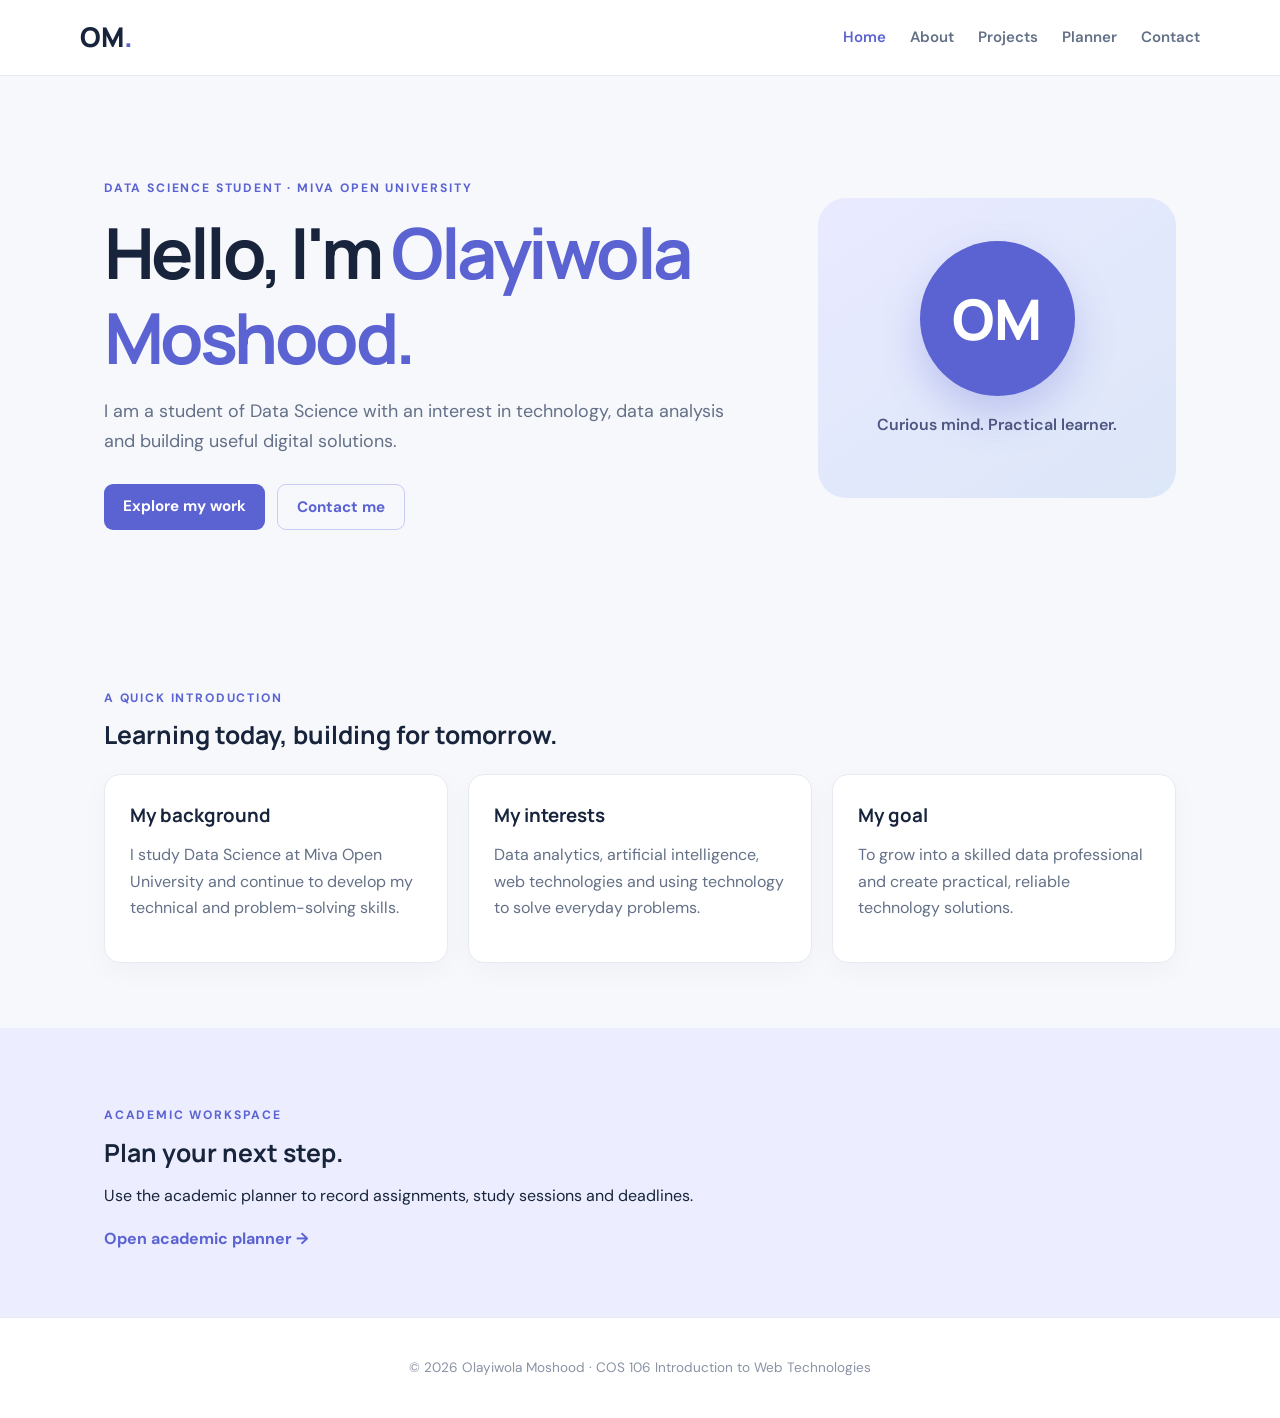
<file: index.html>
<!DOCTYPE html>
<html lang="en">
<head><meta charset="UTF-8"><meta name="viewport" content="width=device-width, initial-scale=1.0"><title>Olayiwola Moshood | Student Portfolio</title><link rel="stylesheet" href="css/style.css"></head>
<body>
<header class="site-header"><a class="brand" href="index.html">OM<span>.</span></a><button class="menu-toggle" aria-label="Toggle navigation">☰</button><nav><a class="active" href="index.html">Home</a><a href="about.html">About</a><a href="projects.html">Projects</a><a href="planner.html">Planner</a><a href="contact.html">Contact</a></nav></header>
<main>
<section class="hero"><div class="hero-copy"><p class="eyebrow">DATA SCIENCE STUDENT · MIVA OPEN UNIVERSITY</p><h1>Hello, I'm <span>Olayiwola Moshood.</span></h1><p class="lead">I am a student of Data Science with an interest in technology, data analysis and building useful digital solutions.</p><div class="actions"><a class="btn" href="projects.html">Explore my work</a><a class="btn btn-outline" href="contact.html">Contact me</a></div></div><div class="profile-art" role="img" aria-label="Profile image placeholder"><div class="avatar">OM</div><p>Curious mind. Practical learner.</p></div></section>
<section class="section"><div class="section-heading"><p class="eyebrow">A QUICK INTRODUCTION</p><h2>Learning today, building for tomorrow.</h2></div><div class="cards three"><article class="card"><h3>My background</h3><p>I study Data Science at Miva Open University and continue to develop my technical and problem-solving skills.</p></article><article class="card"><h3>My interests</h3><p>Data analytics, artificial intelligence, web technologies and using technology to solve everyday problems.</p></article><article class="card"><h3>My goal</h3><p>To grow into a skilled data professional and create practical, reliable technology solutions.</p></article></div></section>
<section class="section soft"><div><p class="eyebrow">ACADEMIC WORKSPACE</p><h2>Plan your next step.</h2><p>Use the academic planner to record assignments, study sessions and deadlines.</p><a class="text-link" href="planner.html">Open academic planner →</a></div></section>
</main><footer><p>© 2026 Olayiwola Moshood · COS 106 Introduction to Web Technologies</p></footer><script src="js/script.js"></script></body></html>
</file>
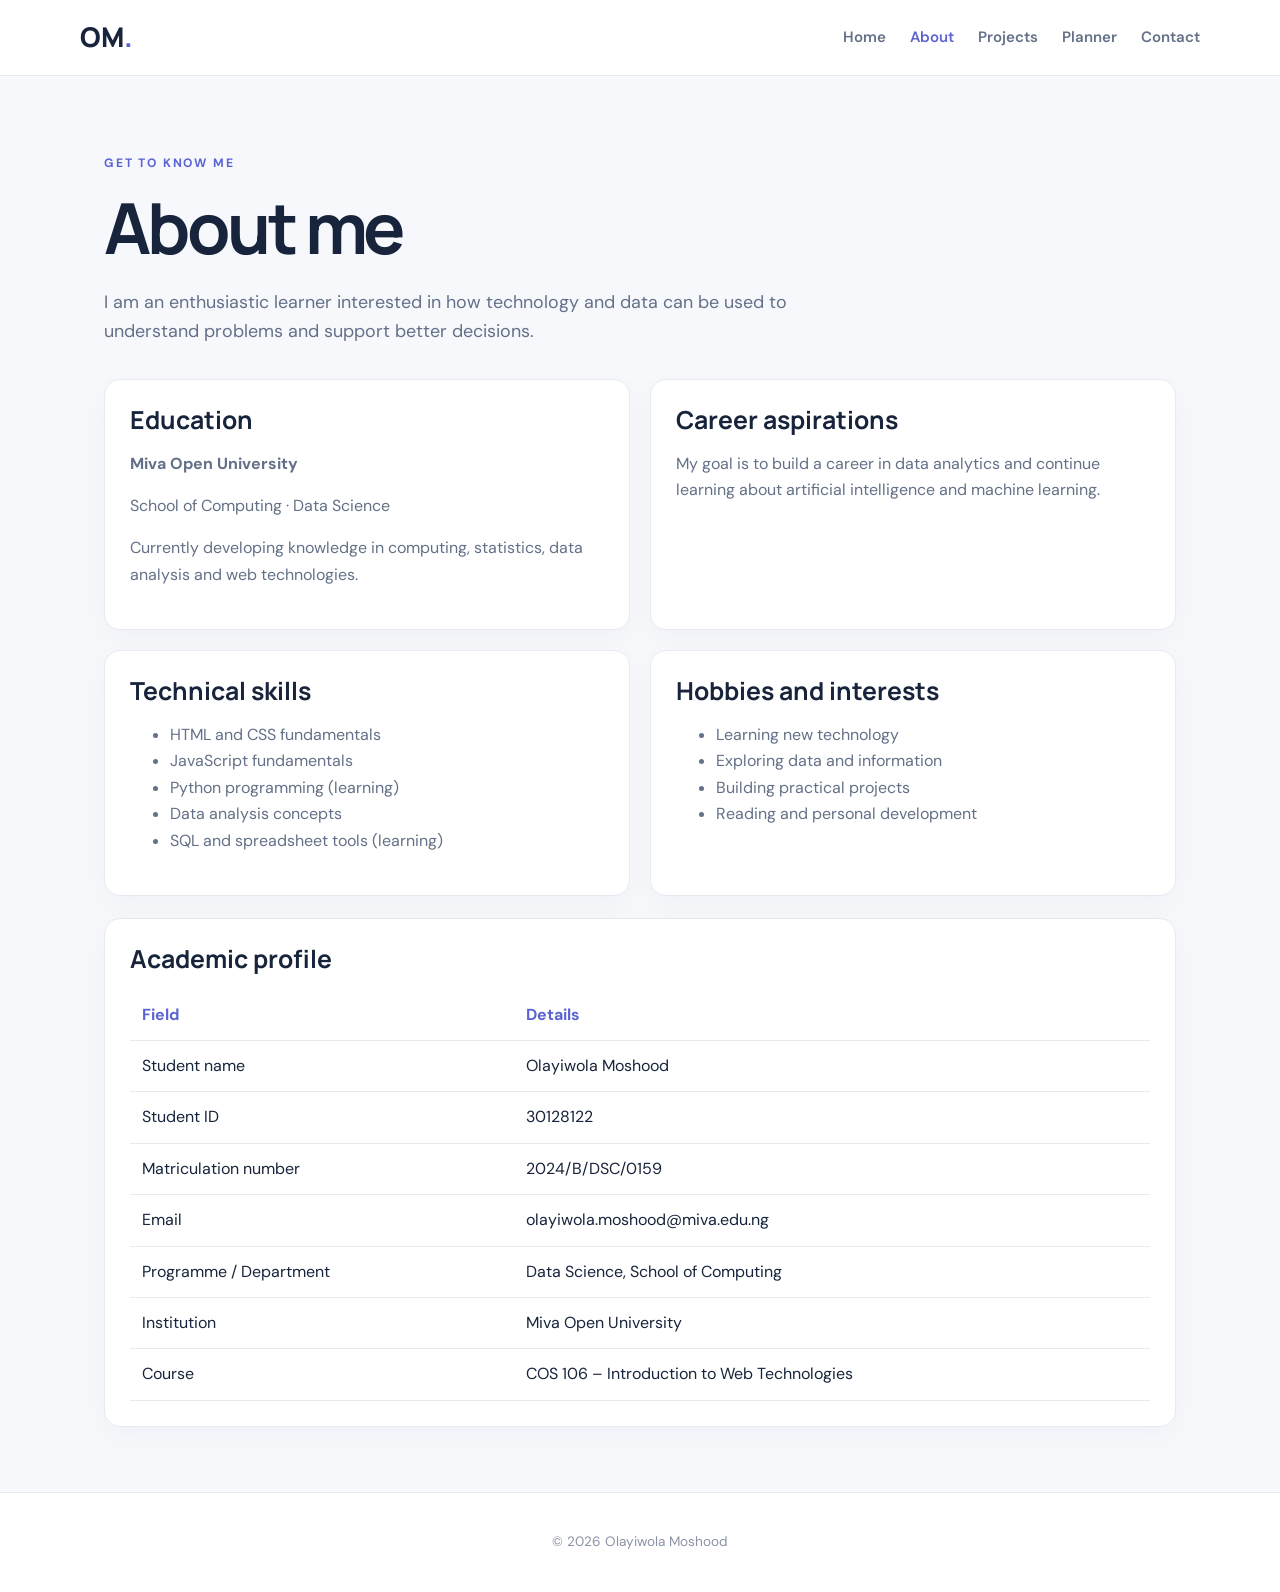
<file: about.html>
<!DOCTYPE html><html lang="en"><head><meta charset="UTF-8"><meta name="viewport" content="width=device-width, initial-scale=1.0"><title>About | Olayiwola Moshood</title><link rel="stylesheet" href="css/style.css"></head><body>
<header class="site-header"><a class="brand" href="index.html">OM<span>.</span></a><button class="menu-toggle" aria-label="Toggle navigation">☰</button><nav><a href="index.html">Home</a><a class="active" href="about.html">About</a><a href="projects.html">Projects</a><a href="planner.html">Planner</a><a href="contact.html">Contact</a></nav></header>
<main class="page"><p class="eyebrow">GET TO KNOW ME</p><h1>About me</h1><p class="lead narrow">I am an enthusiastic learner interested in how technology and data can be used to understand problems and support better decisions.</p>
<div class="cards two"><section class="card"><h2>Education</h2><p><strong>Miva Open University</strong></p><p>School of Computing · Data Science</p><p>Currently developing knowledge in computing, statistics, data analysis and web technologies.</p></section><section class="card"><h2>Career aspirations</h2><p>My goal is to build a career in data analytics and continue learning about artificial intelligence and machine learning.</p></section><section class="card"><h2>Technical skills</h2><ul><li>HTML and CSS fundamentals</li><li>JavaScript fundamentals</li><li>Python programming (learning)</li><li>Data analysis concepts</li><li>SQL and spreadsheet tools (learning)</li></ul></section><section class="card"><h2>Hobbies and interests</h2><ul><li>Learning new technology</li><li>Exploring data and information</li><li>Building practical projects</li><li>Reading and personal development</li></ul></section></div>
<section class="card table-card"><h2>Academic profile</h2><table><tr><th>Field</th><th>Details</th></tr><tr><td>Student name</td><td>Olayiwola Moshood</td></tr><tr><td>Student ID</td><td>30128122</td></tr><tr><td>Matriculation number</td><td>2024/B/DSC/0159</td></tr><tr><td>Email</td><td>olayiwola.moshood@miva.edu.ng</td></tr><tr><td>Programme / Department</td><td>Data Science, School of Computing</td></tr><tr><td>Institution</td><td>Miva Open University</td></tr><tr><td>Course</td><td>COS 106 – Introduction to Web Technologies</td></tr></table></section></main><footer><p>© 2026 Olayiwola Moshood</p></footer><script src="js/script.js"></script></body></html>
</file>
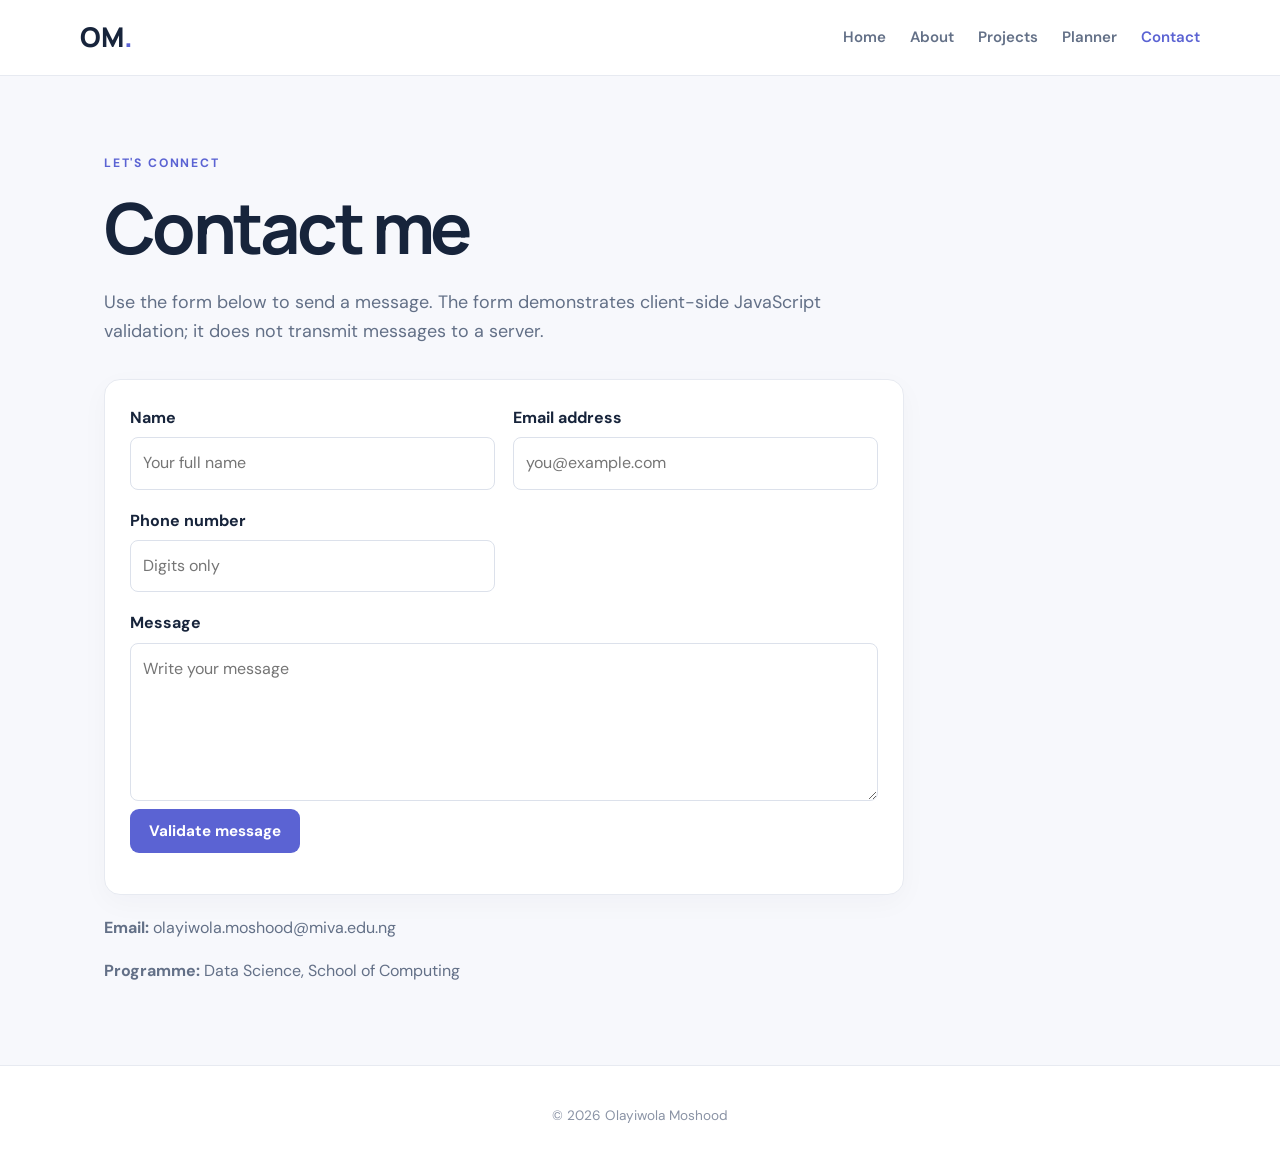
<file: contact.html>
<!DOCTYPE html><html lang="en"><head><meta charset="UTF-8"><meta name="viewport" content="width=device-width, initial-scale=1.0"><title>Contact | Olayiwola Moshood</title><link rel="stylesheet" href="css/style.css"></head><body>
<header class="site-header"><a class="brand" href="index.html">OM<span>.</span></a><button class="menu-toggle" aria-label="Toggle navigation">☰</button><nav><a href="index.html">Home</a><a href="about.html">About</a><a href="projects.html">Projects</a><a href="planner.html">Planner</a><a class="active" href="contact.html">Contact</a></nav></header>
<main class="page"><p class="eyebrow">LET'S CONNECT</p><h1>Contact me</h1><p class="lead narrow">Use the form below to send a message. The form demonstrates client-side JavaScript validation; it does not transmit messages to a server.</p>
<section class="card contact-card"><form id="contact-form" novalidate><div class="form-grid"><div><label for="name">Name</label><input id="name" name="name" type="text" placeholder="Your full name" required></div><div><label for="email">Email address</label><input id="email" name="email" type="email" placeholder="you@example.com" required></div><div><label for="phone">Phone number</label><input id="phone" name="phone" type="tel" placeholder="Digits only" required></div><div class="full"><label for="message">Message</label><textarea id="message" name="message" rows="5" placeholder="Write your message" required></textarea></div></div><button class="btn" type="submit">Validate message</button><p id="form-feedback" role="status" class="feedback"></p></form></section>
<section class="contact-details"><p><strong>Email:</strong> olayiwola.moshood@miva.edu.ng</p><p><strong>Programme:</strong> Data Science, School of Computing</p></section></main><footer><p>© 2026 Olayiwola Moshood</p></footer><script src="js/script.js"></script></body></html>
</file>
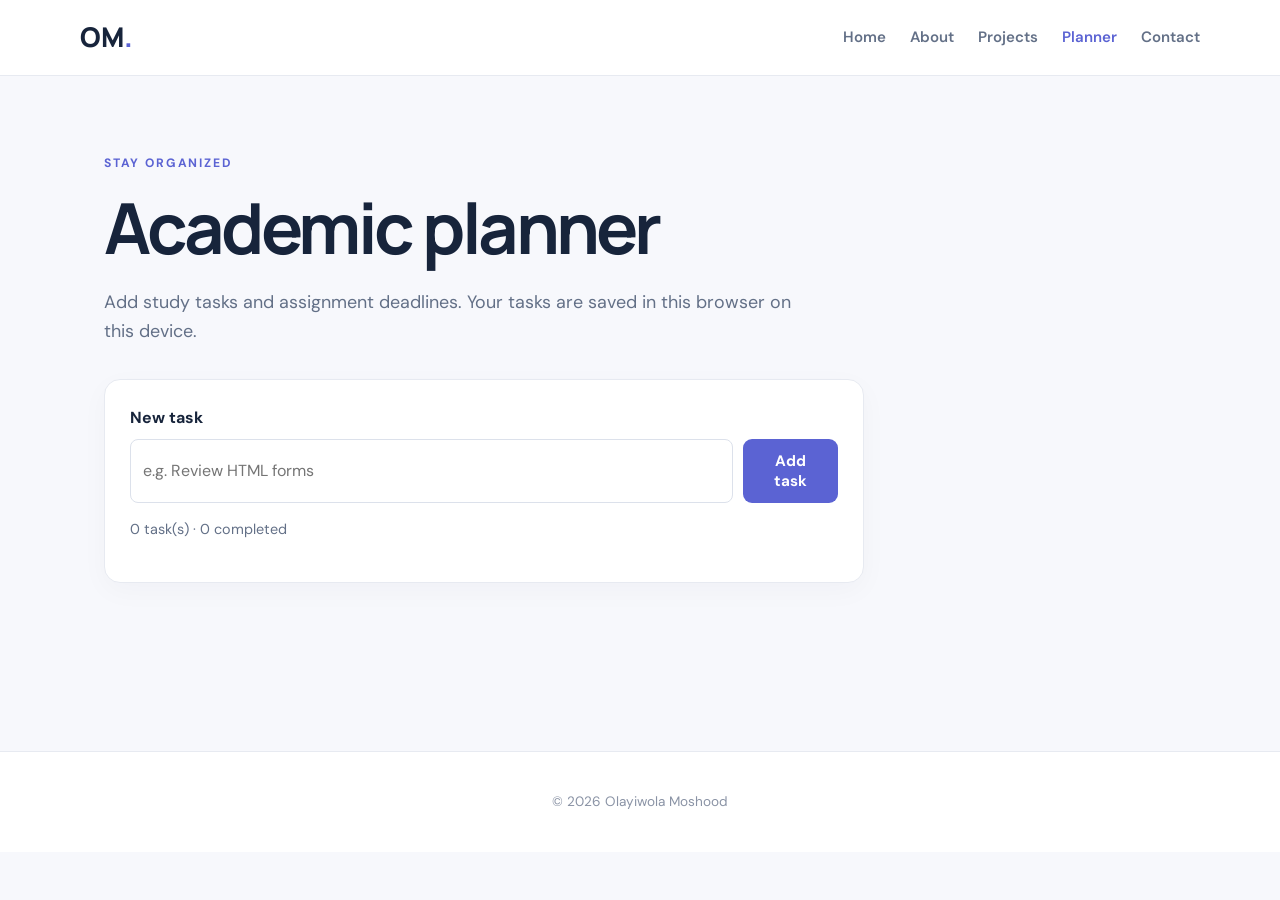
<file: planner.html>
<!DOCTYPE html><html lang="en"><head><meta charset="UTF-8"><meta name="viewport" content="width=device-width, initial-scale=1.0"><title>Academic Planner | Olayiwola Moshood</title><link rel="stylesheet" href="css/style.css"></head><body>
<header class="site-header"><a class="brand" href="index.html">OM<span>.</span></a><button class="menu-toggle" aria-label="Toggle navigation">☰</button><nav><a href="index.html">Home</a><a href="about.html">About</a><a href="projects.html">Projects</a><a class="active" href="planner.html">Planner</a><a href="contact.html">Contact</a></nav></header>
<main class="page"><p class="eyebrow">STAY ORGANIZED</p><h1>Academic planner</h1><p class="lead narrow">Add study tasks and assignment deadlines. Your tasks are saved in this browser on this device.</p>
<section class="card planner"><form id="task-form"><label for="task-input">New task</label><div class="task-entry"><input id="task-input" type="text" placeholder="e.g. Review HTML forms" required><button class="btn" type="submit">Add task</button></div></form><p id="task-count" class="muted">0 tasks</p><ul id="task-list" class="task-list" aria-live="polite"></ul></section></main><footer><p>© 2026 Olayiwola Moshood</p></footer><script src="js/script.js"></script></body></html>
</file>
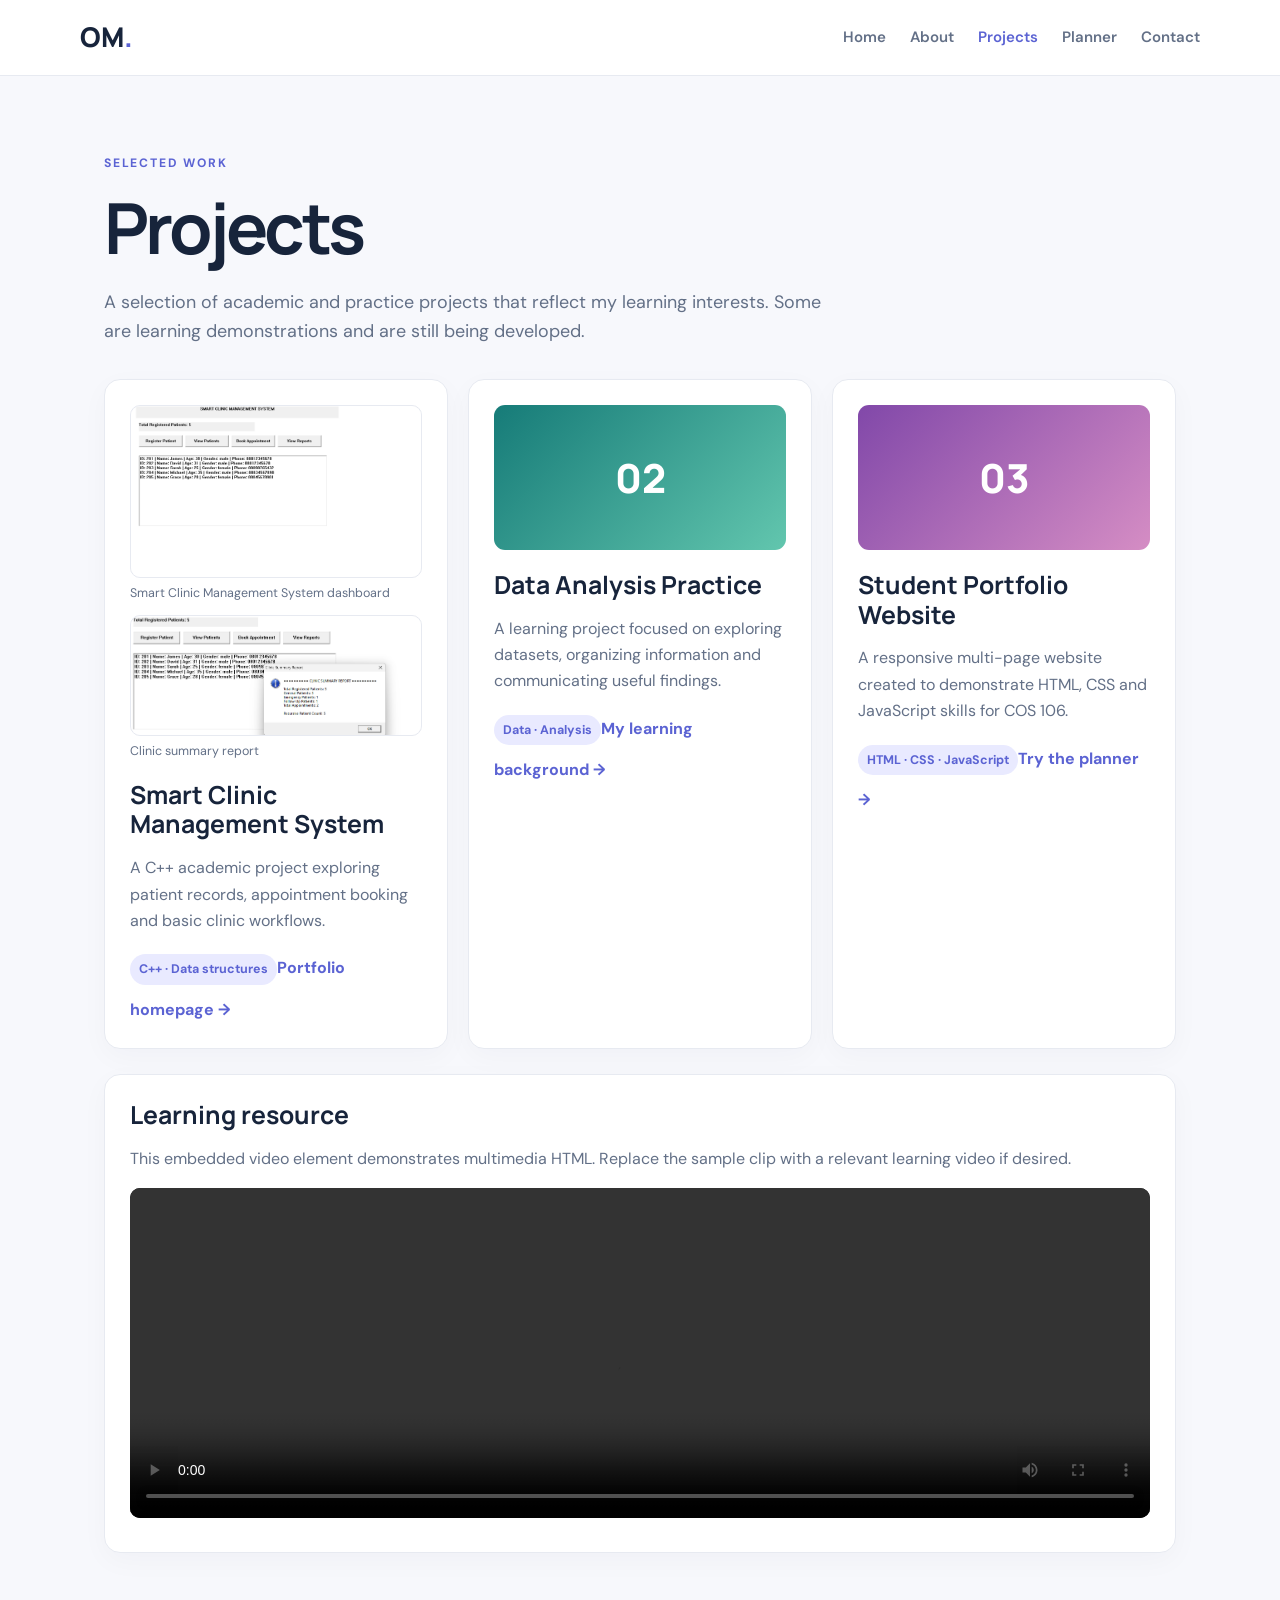
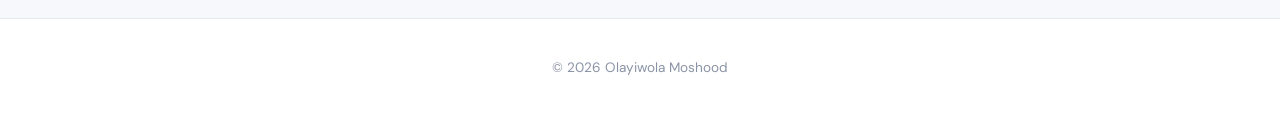
<file: projects.html>
<!DOCTYPE html><html lang="en"><head><meta charset="UTF-8"><meta name="viewport" content="width=device-width, initial-scale=1.0"><title>Projects | Olayiwola Moshood</title><link rel="stylesheet" href="css/style.css"></head><body>
<header class="site-header"><a class="brand" href="index.html">OM<span>.</span></a><button class="menu-toggle" aria-label="Toggle navigation">☰</button><nav><a href="index.html">Home</a><a href="about.html">About</a><a class="active" href="projects.html">Projects</a><a href="planner.html">Planner</a><a href="contact.html">Contact</a></nav></header>
<main class="page"><p class="eyebrow">SELECTED WORK</p><h1>Projects</h1><p class="lead narrow">A selection of academic and practice projects that reflect my learning interests. Some are learning demonstrations and are still being developed.</p>
<div class="cards three"><article class="card project"><div class="project-evidence">
<figure><img src="assets/scapms-dashboard.png" loading="lazy" alt="Smart Clinic Management System dashboard showing five registered patients and the main application controls"><figcaption>Smart Clinic Management System dashboard</figcaption></figure>
<figure><img src="assets/scapms-report.png" loading="lazy" alt="Smart Clinic summary report showing patient categories, appointment total and recursive patient count"><figcaption>Clinic summary report</figcaption></figure>
</div><h2>Smart Clinic Management System</h2><p>A C++ academic project exploring patient records, appointment booking and basic clinic workflows.</p><span class="tag">C++ · Data structures</span><a class="text-link" href="index.html">Portfolio homepage →</a></article>
<article class="card project"><div class="project-image p2">02</div><h2>Data Analysis Practice</h2><p>A learning project focused on exploring datasets, organizing information and communicating useful findings.</p><span class="tag">Data · Analysis</span><a class="text-link" href="about.html">My learning background →</a></article>
<article class="card project"><div class="project-image p3">03</div><h2>Student Portfolio Website</h2><p>A responsive multi-page website created to demonstrate HTML, CSS and JavaScript skills for COS 106.</p><span class="tag">HTML · CSS · JavaScript</span><a class="text-link" href="planner.html">Try the planner →</a></article></div>
<section class="card media-card"><h2>Learning resource</h2><p>This embedded video element demonstrates multimedia HTML. Replace the sample clip with a relevant learning video if desired.</p><video controls preload="metadata" width="100%"><source src="https://interactive-examples.mdn.mozilla.net/media/cc0-videos/flower.mp4" type="video/mp4">Your browser does not support video playback.</video></section></main><footer><p>© 2026 Olayiwola Moshood</p></footer><script src="js/script.js"></script></body></html>
</file>
<file: css/style.css>
@import url('https://fonts.googleapis.com/css2?family=DM+Sans:wght@400;500;600;700&family=Manrope:wght@500;600;700;800&display=swap');
:root{--ink:#17243b;--muted:#637087;--accent:#5b63d3;--accent2:#e9eaff;--paper:#f7f8fc;--white:#fff;--line:#e7eaf1}*{box-sizing:border-box}body{margin:0;font-family:'DM Sans',Arial,sans-serif;color:var(--ink);background:var(--paper);line-height:1.65}h1,h2,h3,.brand{font-family:Manrope,Arial,sans-serif;line-height:1.2}h1{font-size:clamp(2.4rem,6vw,4.4rem);letter-spacing:-.05em;margin:.5rem 0 1rem}h1 span{color:var(--accent)}h2{font-size:1.55rem;margin:0 0 1rem}h3{margin:.2rem 0 .6rem}.site-header{height:76px;padding:0 max(6%,calc((100% - 1120px)/2));display:flex;align-items:center;justify-content:space-between;background:#fff;border-bottom:1px solid var(--line);position:sticky;top:0;z-index:10}.brand{text-decoration:none;font-size:1.7rem;font-weight:800;color:var(--ink)}.brand span{color:var(--accent)}nav{display:flex;gap:1.5rem}nav a{color:var(--muted);text-decoration:none;font-weight:600;font-size:.94rem}nav a:hover,nav a.active{color:var(--accent)}.menu-toggle{display:none;border:0;background:none;font-size:1.5rem}.hero{max-width:1120px;margin:auto;padding:90px 24px 80px;display:grid;grid-template-columns:1.3fr .7fr;align-items:center;gap:50px;min-height:500px}.eyebrow{font-size:.76rem;font-weight:700;letter-spacing:.15em;color:var(--accent)}.lead{font-size:1.12rem;color:var(--muted);max-width:650px}.actions{display:flex;gap:12px;margin-top:28px}.btn{display:inline-block;border:0;border-radius:9px;padding:12px 19px;background:var(--accent);color:white;text-decoration:none;font:700 .95rem 'DM Sans';cursor:pointer}.btn:hover{filter:brightness(.94);transform:translateY(-1px)}.btn-outline{background:transparent;color:var(--accent);border:1px solid #c9ccf4}.profile-art{background:linear-gradient(145deg,#e9eaff,#dce7f8);border-radius:28px;min-height:300px;display:flex;flex-direction:column;align-items:center;justify-content:center}.avatar{width:155px;height:155px;border-radius:50%;display:grid;place-items:center;background:var(--accent);color:white;font:800 3.5rem Manrope;box-shadow:0 18px 40px #5b63d344}.profile-art p{font-weight:600;color:#4d5680}.section,.page{max-width:1120px;margin:auto;padding:65px 24px}.section-heading{margin-bottom:25px}.cards{display:grid;gap:20px}.three{grid-template-columns:repeat(3,1fr)}.two{grid-template-columns:repeat(2,1fr)}.card{background:white;border:1px solid var(--line);border-radius:16px;padding:25px;box-shadow:0 8px 28px #17243b08}.card p,.card li{color:var(--muted)}.soft{max-width:none;background:#eceeff;padding-left:max(6%,calc((100% - 1072px)/2));padding-right:max(6%,calc((100% - 1072px)/2))}.text-link{color:var(--accent);font-weight:700;text-decoration:none}.page{min-height:75vh;padding-top:65px}.narrow{max-width:720px;margin-bottom:32px}.table-card{margin-top:22px}table{width:100%;border-collapse:collapse;text-align:left}td,th{padding:12px;border-bottom:1px solid var(--line)}th{color:var(--accent)}.project-image{height:145px;border-radius:11px;display:grid;place-items:center;font:800 2.5rem Manrope;color:white;margin-bottom:20px}
.project-evidence{display:grid;gap:12px;margin-bottom:18px}.project-evidence figure{margin:0}.project-evidence img{display:block;width:100%;height:auto;max-height:230px;object-fit:contain;object-position:left center;background:#f3f4f8;border:1px solid var(--line);border-radius:10px}.project-evidence figcaption{font-size:.78rem;color:var(--muted);margin-top:5px}
.p1{background:linear-gradient(135deg,#273b65,#667eea)}.p2{background:linear-gradient(135deg,#167b78,#62c6ae)}.p3{background:linear-gradient(135deg,#8148a9,#d58dc4)}.tag{display:inline-block;background:var(--accent2);color:var(--accent);padding:5px 9px;border-radius:30px;font-size:.78rem;font-weight:700;margin:4px 0 12px}.media-card{margin-top:25px}.media-card video{border-radius:10px;max-height:330px;background:#111}.planner{max-width:760px}.task-entry{display:flex;gap:10px;margin-top:8px}input,textarea{width:100%;border:1px solid #dce1eb;border-radius:8px;padding:12px;font:inherit;background:#fff;color:var(--ink)}input:focus,textarea:focus{outline:2px solid #c9ccf4;border-color:var(--accent)}label{display:block;font-weight:700;margin:0 0 6px}.muted{color:var(--muted);font-size:.9rem}.task-list{padding:0;list-style:none}.task-list li{display:flex;align-items:center;gap:10px;padding:12px 4px;border-bottom:1px solid var(--line)}.task-list li span{flex:1}.task-list li.done span{text-decoration:line-through;color:#929bad}.small-btn{border:1px solid var(--line);background:white;border-radius:7px;padding:6px 9px;cursor:pointer}.delete{color:#c43d55}.form-grid{display:grid;grid-template-columns:1fr 1fr;gap:18px}.full{grid-column:1/-1}.contact-card{max-width:800px}.feedback{font-weight:600}.contact-details{margin-top:20px;color:var(--muted)}footer{text-align:center;padding:25px;color:#8a93a5;font-size:.85rem;border-top:1px solid var(--line);background:#fff}
@media(max-width:760px){.site-header{height:66px}.menu-toggle{display:block}nav{display:none;position:absolute;top:65px;left:0;right:0;background:#fff;padding:18px 6%;flex-direction:column;gap:13px;border-bottom:1px solid var(--line)}nav.open{display:flex}.hero{grid-template-columns:1fr;padding-top:55px;gap:30px}.profile-art{min-height:220px}.three,.two{grid-template-columns:1fr}.section,.page{padding:45px 20px}.form-grid{grid-template-columns:1fr}.full{grid-column:auto}.task-entry{flex-direction:column}.actions{flex-wrap:wrap}}
/* Mobile fixes: checkbox must not inherit width:100%; long table text must wrap */
.task-list input[type=checkbox]{width:auto;padding:0;flex:none}
td,th{overflow-wrap:anywhere}
</file>
